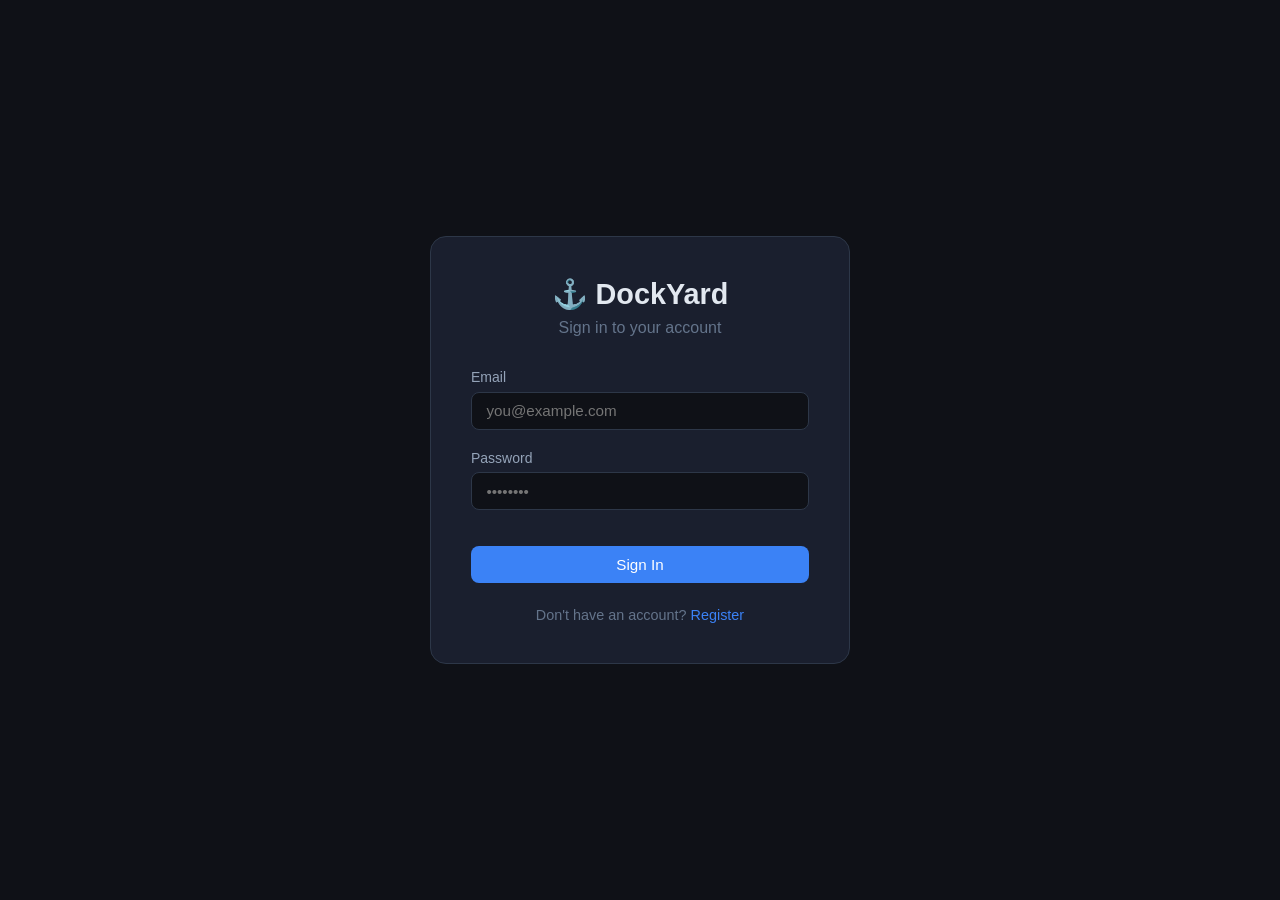
<file: frontend/pages/login.html>
<!DOCTYPE html>
<html lang="en">
<head>
  <meta charset="UTF-8">
  <meta name="viewport" content="width=device-width, initial-scale=1.0">
  <title>DockYard — Login</title>
  <link rel="stylesheet" href="../css/style.css">
</head>
<body>
  <div class="auth-container">
    <div class="auth-card">
      <h1 class="auth-title">⚓ DockYard</h1>
      <p style="color:#64748b; margin-bottom:2rem; text-align:center;">Sign in to your account</p>

      <div id="alert" class="alert alert-error" style="display:none"></div>

      <div class="form-group">
        <label class="form-label">Email</label>
        <input id="email" type="email" class="form-input" placeholder="you@example.com">
      </div>
      <div class="form-group">
        <label class="form-label">Password</label>
        <input id="password" type="password" class="form-input" placeholder="••••••••">
      </div>

      <button id="submit-btn" class="btn btn-primary" style="width:100%; margin-top:1rem">
        Sign In
      </button>

      <p class="auth-link">Don't have an account? <a href="register.html">Register</a></p>
    </div>
  </div>

  <script src="../js/api.js"></script>
  <script>
    if (localStorage.getItem('token')) window.location.href = 'dashboard.html'

    const alertEl = document.getElementById('alert')

    document.getElementById('password').addEventListener('keydown', function(e) {
      if (e.key === 'Enter') document.getElementById('submit-btn').click()
    })

    document.getElementById('submit-btn').addEventListener('click', async () => {
      const email    = document.getElementById('email').value.trim()
      const password = document.getElementById('password').value
      const btn      = document.getElementById('submit-btn')

      alertEl.style.display = 'none'

      if (!email || !password) {
        alertEl.textContent = 'Please fill in all fields'
        alertEl.style.display = 'block'
        return
      }

      btn.disabled = true
      btn.innerHTML = '<span class="spinner"></span> Signing in...'

      try {
        const res = await api.login(email, password)
        localStorage.setItem('token', res.token)
        window.location.href = 'dashboard.html'
      } catch (err) {
        alertEl.textContent = err.message
        alertEl.style.display = 'block'
        btn.disabled = false
        btn.textContent = 'Sign In'
      }
    })
  </script>
</body>
</html>
</file>
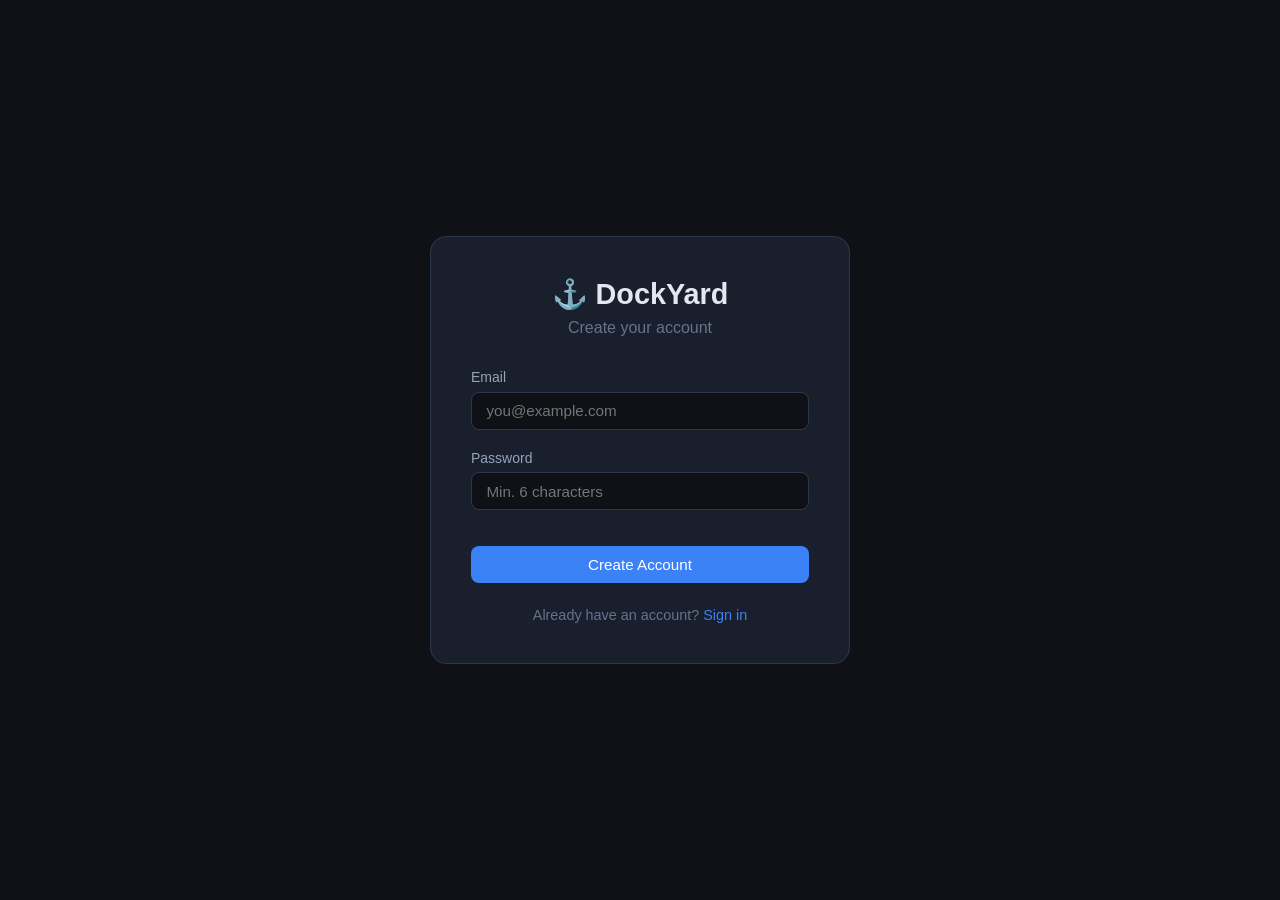
<file: frontend/pages/register.html>
<!DOCTYPE html>
<html lang="en">
<head>
  <meta charset="UTF-8">
  <meta name="viewport" content="width=device-width, initial-scale=1.0">
  <title>DockYard — Register</title>
  <link rel="stylesheet" href="../css/style.css">
</head>
<body>
  <div class="auth-container">
    <div class="auth-card">
      <h1 class="auth-title">⚓ DockYard</h1>
      <p style="color:#64748b; margin-bottom:2rem; text-align:center;">Create your account</p>

      <div id="alert" class="alert alert-error" style="display:none"></div>
      <div id="success" class="alert alert-success" style="display:none"></div>

      <div class="form-group">
        <label class="form-label">Email</label>
        <input id="email" type="email" class="form-input" placeholder="you@example.com">
      </div>
      <div class="form-group">
        <label class="form-label">Password</label>
        <input id="password" type="password" class="form-input" placeholder="Min. 6 characters">
      </div>

      <button id="submit-btn" class="btn btn-primary" style="width:100%; margin-top:1rem">
        Create Account
      </button>

      <p class="auth-link">Already have an account? <a href="login.html">Sign in</a></p>
    </div>
  </div>

  <script src="../js/api.js"></script>
  <script>
    if (localStorage.getItem('token')) window.location.href = 'dashboard.html'

    const alertEl   = document.getElementById('alert')
    const successEl = document.getElementById('success')

    document.getElementById('password').addEventListener('keydown', function(e) {
      if (e.key === 'Enter') document.getElementById('submit-btn').click()
    })

    document.getElementById('submit-btn').addEventListener('click', async () => {
      const email    = document.getElementById('email').value.trim()
      const password = document.getElementById('password').value
      const btn      = document.getElementById('submit-btn')

      alertEl.style.display = 'none'
      successEl.style.display = 'none'

      if (!email || !password) {
        alertEl.textContent = 'Please fill in all fields'
        alertEl.style.display = 'block'
        return
      }

      btn.disabled = true
      btn.innerHTML = '<span class="spinner"></span> Creating account...'

      try {
        await api.register(email, password)
        successEl.textContent = 'Account created! Redirecting to login...'
        successEl.style.display = 'block'
        setTimeout(() => { window.location.href = 'login.html' }, 1500)
      } catch (err) {
        alertEl.textContent = err.message
        alertEl.style.display = 'block'
        btn.disabled = false
        btn.textContent = 'Create Account'
      }
    })
  </script>
</body>
</html>
</file>
<file: frontend/css/style.css>
/* === RESET & BASE === */
*, *::before, *::after { box-sizing: border-box; margin: 0; padding: 0; }
body {
  font-family: 'Inter', -apple-system, BlinkMacSystemFont, 'Segoe UI', sans-serif;
  background: #0f1117;
  color: #e2e8f0;
  min-height: 100vh;
}
a { color: inherit; text-decoration: none; }

/* === NAVBAR === */
.navbar {
  display: flex;
  justify-content: space-between;
  align-items: center;
  padding: 1rem 2rem;
  background: #1a1f2e;
  border-bottom: 1px solid #2d3748;
}
.navbar-title {
  font-size: 1.25rem;
  font-weight: 700;
  color: #e2e8f0;
}
.navbar-logout {
  cursor: pointer;
}

/* === AUTH PAGES === */
.auth-container {
  display: flex;
  justify-content: center;
  align-items: center;
  min-height: 100vh;
  padding: 1rem;
}
.auth-card {
  background: #1a1f2e;
  border-radius: 16px;
  padding: 2.5rem;
  width: 100%;
  max-width: 420px;
  border: 1px solid #2d3748;
}
.auth-title {
  font-size: 1.8rem;
  font-weight: 700;
  margin-bottom: 0.5rem;
  text-align: center;
}
.auth-link {
  text-align: center;
  margin-top: 1.5rem;
  color: #64748b;
  font-size: 0.9rem;
}
.auth-link a {
  color: #3b82f6;
}
.auth-link a:hover {
  text-decoration: underline;
}

/* === FORM ELEMENTS === */
.form-group {
  margin-bottom: 1.25rem;
}
.form-label {
  display: block;
  font-size: 0.875rem;
  font-weight: 500;
  color: #94a3b8;
  margin-bottom: 0.4rem;
}
.form-input,
.form-select,
.form-textarea {
  width: 100%;
  background: #0f1117;
  border: 1px solid #2d3748;
  border-radius: 8px;
  padding: 0.6rem 0.9rem;
  color: #e2e8f0;
  font-size: 0.95rem;
  font-family: inherit;
  outline: none;
  transition: border-color 0.2s;
}
.form-input:focus,
.form-select:focus,
.form-textarea:focus {
  border-color: #3b82f6;
}
.form-select {
  cursor: pointer;
}
.form-textarea {
  resize: vertical;
}
.form-error {
  color: #fc8181;
  font-size: 0.85rem;
  margin-top: 0.3rem;
}

/* === BUTTONS === */
.btn {
  display: inline-flex;
  align-items: center;
  justify-content: center;
  gap: 0.5rem;
  padding: 0.6rem 1.25rem;
  border-radius: 8px;
  border: none;
  font-size: 0.95rem;
  font-weight: 500;
  cursor: pointer;
  text-decoration: none;
  transition: opacity 0.2s, transform 0.1s;
  font-family: inherit;
}
.btn:hover { opacity: 0.85; }
.btn:active { transform: scale(0.97); }
.btn-primary { background: #3b82f6; color: white; }
.btn-secondary { background: transparent; border: 1px solid #4a5568; color: #e2e8f0; }
.btn-danger { background: #e53e3e; color: white; }
.btn-sm { padding: 0.3rem 0.8rem; font-size: 0.85rem; }
.btn:disabled { opacity: 0.5; cursor: not-allowed; transform: none; }

/* === DASHBOARD === */
.dashboard-container {
  max-width: 1100px;
  margin: 2rem auto;
  padding: 0 1.5rem;
}
.dashboard-header {
  display: flex;
  justify-content: space-between;
  align-items: center;
  margin-bottom: 1.5rem;
}
.dashboard-header h2 {
  font-size: 1.5rem;
  font-weight: 700;
}
.projects-grid {
  display: grid;
  grid-template-columns: repeat(auto-fill, minmax(280px, 1fr));
  gap: 1.5rem;
}
.search-input {
  width: 220px;
}

.empty-state {
  grid-column: 1 / -1;
  text-align: center;
  padding: 4rem 1rem;
  color: #64748b;
}
.empty-state p {
  font-size: 1.1rem;
  margin-bottom: 0.5rem;
}

/* === PROJECT CARD === */
.project-card {
  background: #1a1f2e;
  border-radius: 12px;
  padding: 1.5rem;
  cursor: pointer;
  transition: transform 0.2s, box-shadow 0.2s;
  border: 1px solid #2d3748;
}
.project-card:hover {
  transform: translateY(-3px);
  box-shadow: 0 8px 24px rgba(0,0,0,0.4);
}
.project-card-title {
  font-size: 1.15rem;
  font-weight: 600;
}
.project-card-description {
  color: #94a3b8;
  font-size: 0.875rem;
  margin-top: 0.5rem;
  line-height: 1.55;
  white-space: pre-wrap;
  word-break: break-word;
  display: -webkit-box;
  -webkit-line-clamp: 3;
  -webkit-box-orient: vertical;
  overflow: hidden;
}
.project-card-image {
  font-family: 'Fira Code', monospace;
  font-size: 0.8rem;
  color: #64748b;
  margin-top: 1rem;
}

/* === STATUS BADGE === */
.badge {
  display: inline-block;
  padding: 0.2rem 0.75rem;
  border-radius: 999px;
  font-size: 0.78rem;
  font-weight: 600;
  text-transform: uppercase;
  letter-spacing: 0.03em;
}
.badge-stopped  { background: #2d3748; color: #94a3b8; }
.badge-pulling  { background: #744210; color: #fbd38d; }
.badge-running  { background: #1c4532; color: #68d391; }
.badge-error    { background: #742a2a; color: #fc8181; }

/* === PROJECT DETAILS PAGE === */
.details-container {
  margin: 2rem auto;
  padding: 0 1.5rem;
  max-width: 780px;
}
.details-container.wide {
  max-width: 1350px;
}

.details-split {
  display: grid;
  grid-template-columns: 1fr;
  gap: 1.25rem;
  align-items: start;
}
.details-container.wide .details-split {
  grid-template-columns: 1fr 360px;
  align-items: stretch;
}
.details-container.wide .details-right-panel {
  height: 100%;
  min-height: 430px;
}

/* LEFT PANEL */
.details-left-panel {
  background: #1a1f2e;
  border-radius: 12px;
  padding: 1.75rem;
  border: 1px solid #2d3748;
}

.details-container.wide .description-body {
  max-height: 130px;
  overflow-y: auto;
  padding-right: 4px;
}

.details-top {
  display: flex;
  justify-content: space-between;
  align-items: flex-start;
  gap: 1rem;
  margin-bottom: 1.25rem;
}

.details-title {
  font-size: 1.75rem;
  font-weight: 700;
  line-height: 1.2;
}

/* META GRID */
.meta-grid {
  display: flex;
  flex-direction: column;
}

.meta-item {
  display: flex;
  flex-direction: column;
  gap: 0.2rem;
  padding: 0.6rem 0;
  border-bottom: 1px solid #2d3748;
}

.meta-label {
  font-size: 0.72rem;
  font-weight: 600;
  text-transform: uppercase;
  letter-spacing: 0.06em;
  color: #64748b;
}

.meta-value {
  font-size: 0.9rem;
  color: #e2e8f0;
  word-break: break-word;
}

.meta-mono {
  font-family: 'Fira Code', monospace;
  font-size: 0.82rem;
  color: #7dd3fc;
}

/* DESCRIPTION */
.description-section {
  margin-top: 1rem;
  padding-top: 0.25rem;
}

.description-body {
  margin-top: 0.4rem;
  font-size: 0.9rem;
  color: #94a3b8;
  white-space: pre-wrap;
  line-height: 1.65;
  word-break: break-word;
  max-height: 150px;
  overflow-y: auto;
  padding-right: 4px;
}

/* FILES */
.files-section {
  margin-top: 1rem;
  padding-top: 0.75rem;
  border-top: 1px solid #2d3748;
}

.files-header {
  display: flex;
  justify-content: space-between;
  align-items: center;
  margin-bottom: 0.5rem;
}

.files-list {
  display: flex;
  flex-direction: column;
  gap: 0.35rem;
}

.files-empty {
  font-size: 0.82rem;
  color: #64748b;
  padding: 0.25rem 0;
}

.file-item {
  display: flex;
  align-items: center;
  gap: 0.5rem;
  padding: 0.4rem 0.6rem;
  background: #0d1117;
  border-radius: 6px;
  border: 1px solid #2d3748;
}

.file-item-info {
  flex: 1;
  min-width: 0;
}

.file-item-name {
  font-size: 0.82rem;
  color: #e2e8f0;
  font-family: 'Fira Code', monospace;
  white-space: nowrap;
  overflow: hidden;
  text-overflow: ellipsis;
}

.file-item-path {
  font-size: 0.7rem;
  color: #64748b;
  font-family: 'Fira Code', monospace;
  white-space: nowrap;
  overflow: hidden;
  text-overflow: ellipsis;
}

.file-item-size {
  font-size: 0.72rem;
  color: #64748b;
  white-space: nowrap;
  flex-shrink: 0;
}

.file-delete-btn {
  background: none;
  border: none;
  color: #64748b;
  cursor: pointer;
  padding: 0.15rem 0.3rem;
  font-size: 0.75rem;
  line-height: 1;
  flex-shrink: 0;
  border-radius: 4px;
}

.file-delete-btn:hover {
  color: #f87171;
  background: #2d1b1b;
}

/* ACTIONS */
.details-actions {
  display: flex;
  gap: 0.5rem;
  margin-top: 1.5rem;
  flex-wrap: wrap;
}

/* RIGHT PANEL: TERMINAL */
.details-right-panel {
  background: #0d1117;
  border-radius: 12px;
  border: 1px solid #2d3748;
  display: flex;
  flex-direction: column;
  overflow: hidden;
  height: 430px;
}

.details-right-panel.split-logs {
  height: 520px;
}

.terminal-topbar {
  display: flex;
  justify-content: space-between;
  align-items: center;
  padding: 0.55rem 1rem;
  background: #161b22;
  border-bottom: 1px solid #2d3748;
  flex-shrink: 0;
}

.terminal-label {
  font-size: 0.72rem;
  font-weight: 600;
  text-transform: uppercase;
  letter-spacing: 0.06em;
  color: #64748b;
}

#terminal-container {
  flex: 1;
  padding: 6px;
  min-height: 200px;
}

.details-right-panel.split-logs #terminal-container {
  flex: 1;
  min-height: 0;
}

.terminal-logs-panel {
  flex: 1;
  min-height: 0;
  display: flex;
  flex-direction: column;
  overflow: hidden;
}

.terminal-logs-pre {
  flex: 1;
  overflow-y: auto;
  padding: 0.75rem 1rem;
  font-size: 0.76rem;
  white-space: pre-wrap;
  word-break: break-all;
  color: #e6edf3;
  background: #0d1117;
  margin: 0;
  line-height: 1.5;
}

/* BOTTOM CARD: LOGS + FILES */
.details-bottom-card {
  background: #1a1f2e;
  border-radius: 12px;
  padding: 1.75rem;
  border: 1px solid #2d3748;
  margin-top: 1.25rem;
}

.section-header {
  display: flex;
  justify-content: space-between;
  align-items: center;
  margin-bottom: 0.75rem;
}

.section-title {
  font-size: 0.9rem;
  font-weight: 600;
  color: #e2e8f0;
  margin-bottom: 0;
}

.logs-pre {
  background: #0d1117;
  color: #e6edf3;
  padding: 1rem;
  border-radius: 6px;
  font-size: 0.78rem;
  max-height: 280px;
  overflow-y: auto;
  white-space: pre-wrap;
  word-break: break-all;
  margin-bottom: 1.5rem;
  border: 1px solid #2d3748;
}

.section-divider {
  margin: 1.5rem 0;
  border: none;
  border-top: 1px solid #2d3748;
}

.countdown {
  color: #f59e0b;
  font-size: 0.875rem;
  margin-top: 0.25rem;
}

.open-app-link {
  color: #3b82f6;
  text-decoration: underline;
  font-size: 0.9rem;
}

/* === SPINNER === */
.spinner {
  display: inline-block;
  width: 16px;
  height: 16px;
  border: 2px solid rgba(255,255,255,0.25);
  border-top-color: #fff;
  border-radius: 50%;
  animation: spin 0.7s linear infinite;
  vertical-align: middle;
}
@keyframes spin { to { transform: rotate(360deg); } }

/* === ALERTS === */
.alert {
  padding: 0.75rem 1rem;
  border-radius: 8px;
  margin-bottom: 1rem;
  font-size: 0.9rem;
}
.alert-error   { background: #742a2a; color: #fc8181; }
.alert-success { background: #1c4532; color: #68d391; }

/* === ADD / EDIT PROJECT FORM === */
.form-page-container {
  max-width: 1050px;
  margin: 2rem auto;
  padding: 0 1.5rem;
}

.form-page-header {
  margin-bottom: 1.25rem;
}

.form-page-header h2 {
  font-size: 1.5rem;
  font-weight: 700;
}

.form-two-col {
  display: grid;
  grid-template-columns: 1fr 320px;
  gap: 1.25rem;
  align-items: start;
}

.form-left {
  background: #1a1f2e;
  border-radius: 12px;
  padding: 1.75rem;
  border: 1px solid #2d3748;
}

.form-right {
  display: flex;
  flex-direction: column;
  gap: 0.75rem;
}

/* Project type selector */
.type-options {
  display: flex;
  flex-direction: column;
  gap: 0.5rem;
  margin-top: 0.5rem;
}

.type-option {
  display: flex;
  align-items: flex-start;
  gap: 0.75rem;
  padding: 0.8rem 1rem;
  border: 1px solid #2d3748;
  border-radius: 8px;
  cursor: pointer;
  transition: border-color 0.15s, background 0.15s;
}

.type-option:has(input:checked) {
  border-color: #3b82f6;
  background: rgba(59, 130, 246, 0.07);
}

.type-option input[type="radio"] {
  margin-top: 0.15rem;
  accent-color: #3b82f6;
  flex-shrink: 0;
  cursor: pointer;
}

.type-option-title {
  font-size: 0.875rem;
  font-weight: 600;
  color: #e2e8f0;
}

.type-option-desc {
  font-size: 0.8rem;
  color: #64748b;
  margin-top: 0.2rem;
  line-height: 1.45;
}

/* Accordion */
.accordion {
  background: #1a1f2e;
  border: 1px solid #2d3748;
  border-radius: 10px;
  overflow: hidden;
}

.accordion-header {
  display: flex;
  justify-content: space-between;
  align-items: center;
  padding: 0.9rem 1.1rem;
  cursor: pointer;
  user-select: none;
  font-size: 0.875rem;
  font-weight: 600;
  color: #e2e8f0;
  transition: background 0.15s;
}

.accordion-header:hover {
  background: rgba(255, 255, 255, 0.03);
}

.accordion-arrow {
  color: #64748b;
  font-size: 0.75rem;
  transition: transform 0.2s;
}

.accordion.open .accordion-arrow {
  transform: rotate(180deg);
}

.accordion-body {
  display: none;
  padding: 0 1.1rem 1.1rem;
  border-top: 1px solid #2d3748;
}

.accordion.open .accordion-body {
  display: block;
}

/* === RESPONSIVE === */
@media (max-width: 768px) {
  .form-two-col { grid-template-columns: 1fr; }
}

@media (max-width: 640px) {
  .projects-grid { grid-template-columns: 1fr; }
  .details-row { flex-direction: column; gap: 0.25rem; }
  .details-label { width: auto; }
  .details-actions { flex-direction: column; }
  .details-actions .btn { width: 100%; }
}
</file>
